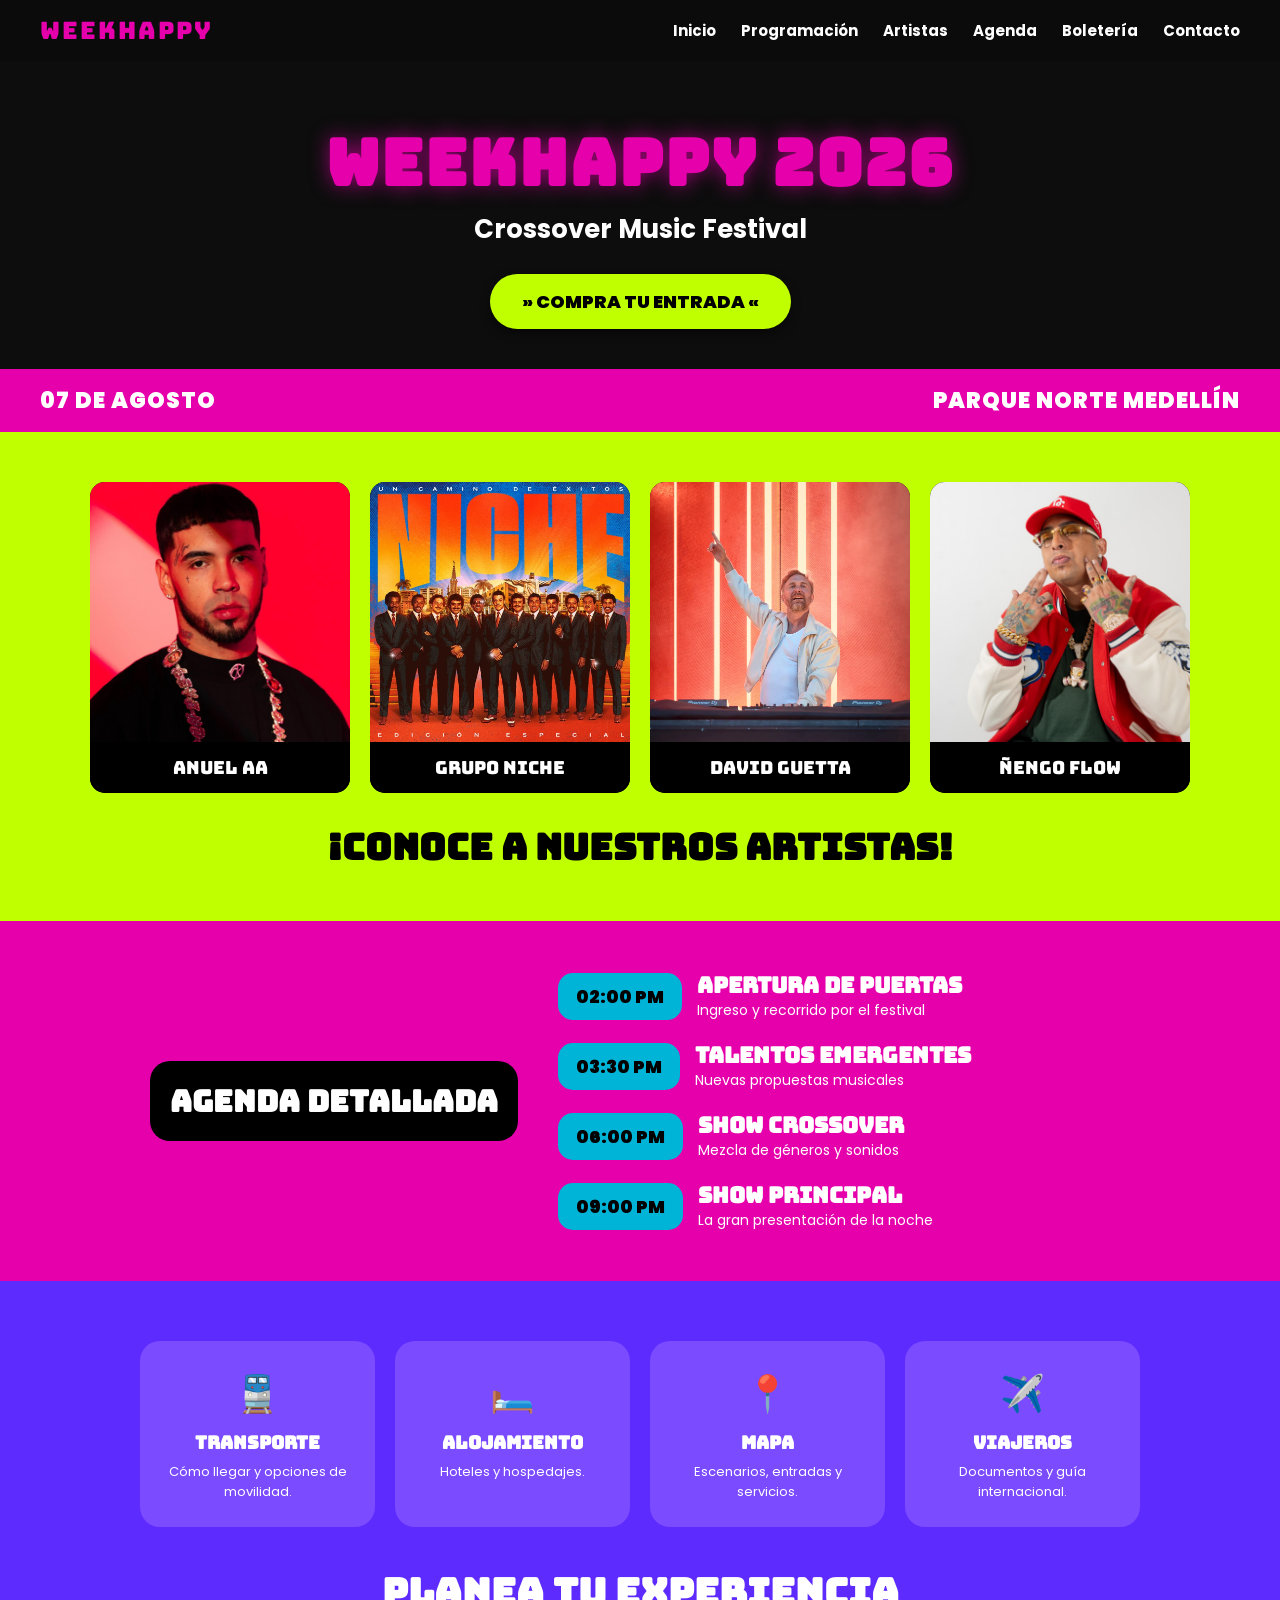
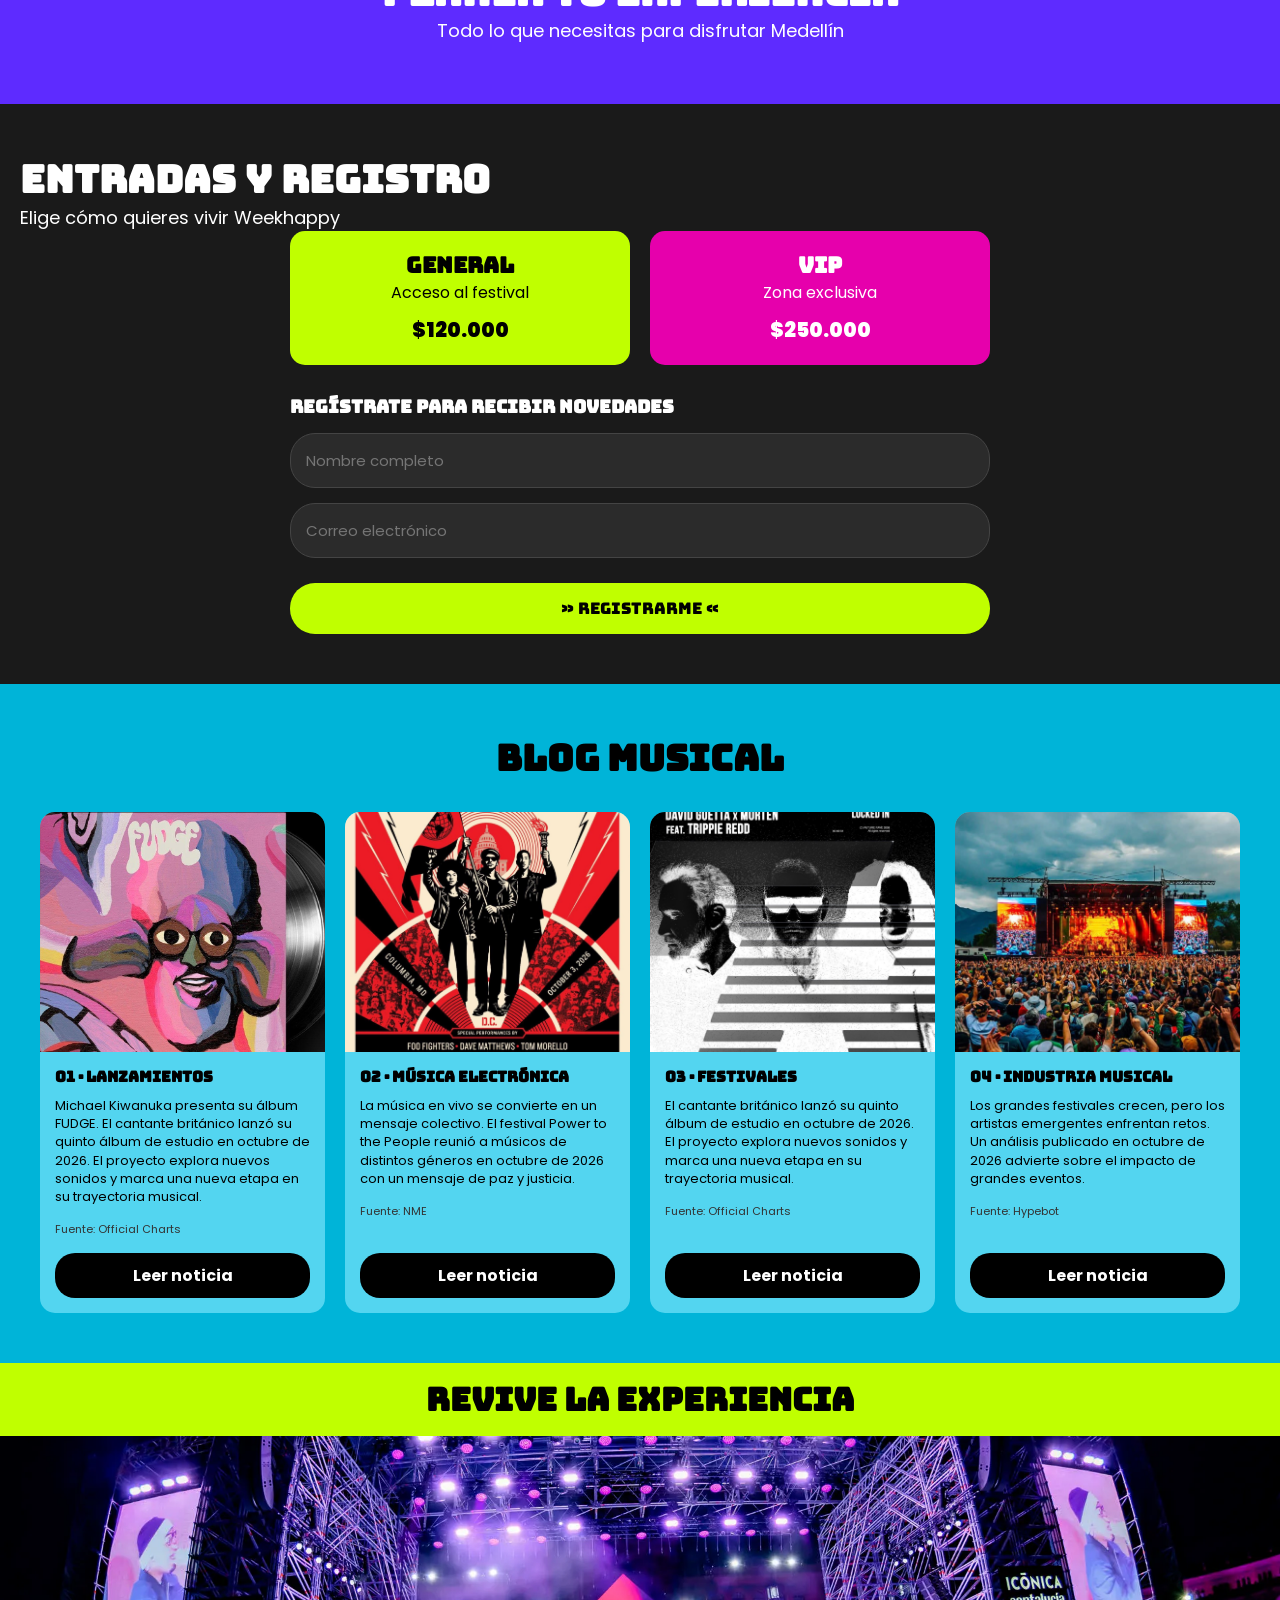
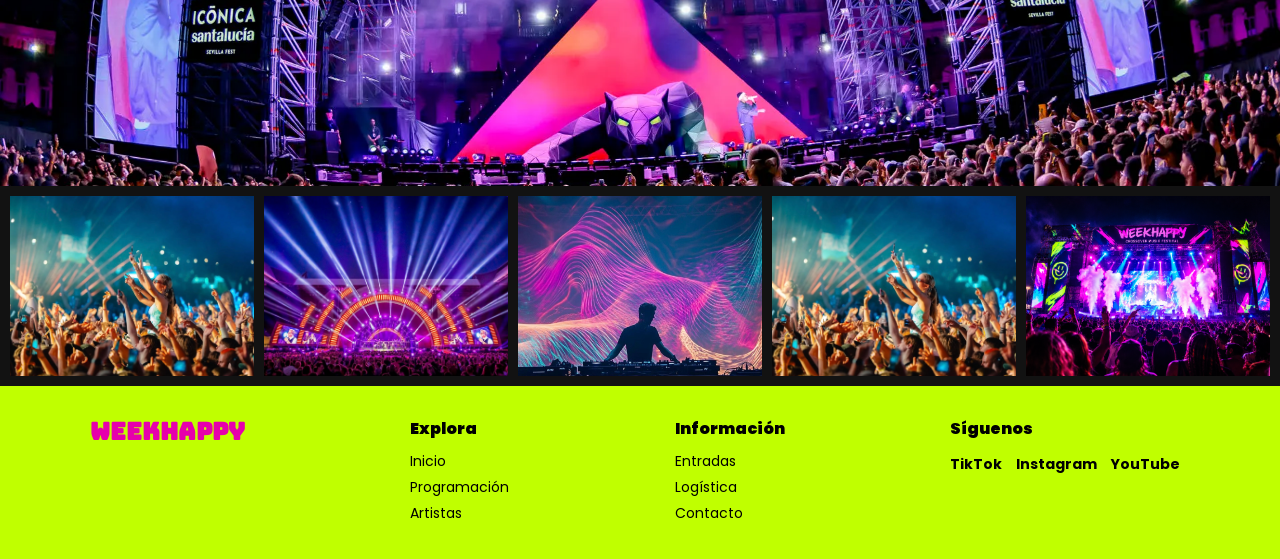
<file: ensayoia.html>
<!DOCTYPE html>
<html lang="es">

<head>
    <meta charset="UTF-8">
    <meta name="viewport" content="width=device-width, initial-scale=1.0">
    <title>WEEKHAPPY 2026</title>
    <!-- Fuente tipo Festival / Comic -->
    <link rel="preconnect" href="https://fonts.googleapis.com">
    <link rel="preconnect" href="https://fonts.gstatic.com" crossorigin>
    <link href="https://fonts.googleapis.com/css2?family=Bungee&family=Poppins:wght@400;600;700;900&display=swap" rel="stylesheet">
    <link rel="stylesheet" href="estilo/disenoia.css">
</head>

<body>

    <!-- MENÚ SUPERIOR -->
    <header class="navbar">
        <div class="logo">
            <span>WEEKHAPPY</span>
        </div>
        <nav class="mainmenu">
            <a href="#">Inicio</a>
            <a href="#">Programación</a>
            <a href="#">Artistas</a>
            <a href="#">Agenda</a>
            <a href="#">Boletería</a>
            <a href="#">Contacto</a>
        </nav>
    </header>

    <!-- HERO / INICIO -->
    <section class="inicio">
        <h1 class="hero-title">WEEKHAPPY 2026</h1>
        <h2 class="hero-subtitle">Crossover Music Festival</h2>
        <a href="#entradas" class="btn-compra">» COMPRA TU ENTRADA «</a>
    </section>

    <!-- BARRA FECHA Y LUGAR -->
    <div class="banner-fecha">
        <span class="fecha">07 DE AGOSTO</span>
        <span class="lugar">PARQUE NORTE MEDELLÍN</span>
    </div>

    <main>
        <!-- SECCIÓN ARTISTAS -->
        <section class="artistas">
            <div class="artistas-grid">
                <div class="card-artista">
                    <img src="Imagen/artistas/anuel.jpeg" alt="Anuel AA">
                    <div class="nombre-artista">ANUEL AA</div>
                </div>
                <div class="card-artista">
                    <img src="Imagen/artistas/grupo niche.webp" alt="Grupo Niche">
                    <div class="nombre-artista">GRUPO NICHE</div>
                </div>
                <div class="card-artista">
                    <img src="Imagen/artistas/david.webp" alt="David Guetta">
                    <div class="nombre-artista">DAVID GUETTA</div>
                </div>
                <div class="card-artista">
                    <img src="Imagen/artistas/ñengo flow.jpeg" alt="Ñengo Flow">
                    <div class="nombre-artista">ÑENGO FLOW</div>
                </div>
            </div>
            <h2 class="titulo-seccion negro">¡CONOCE A NUESTROS ARTISTAS!</h2>
        </section>

        <!-- SECCIÓN AGENDA -->
        <section class="detallada">
            <div class="agenda-container">
                <div class="agenda-header">
                    <h2>AGENDA DETALLADA</h2>
                </div>
                <div class="agenda-items">
                    <div class="agenda-item">
                        <span class="badge-hora">02:00 PM</span>
                        <div class="agenda-text">
                            <h3>APERTURA DE PUERTAS</h3>
                            <p>Ingreso y recorrido por el festival</p>
                        </div>
                    </div>
                    <div class="agenda-item">
                        <span class="badge-hora">03:30 PM</span>
                        <div class="agenda-text">
                            <h3>TALENTOS EMERGENTES</h3>
                            <p>Nuevas propuestas musicales</p>
                        </div>
                    </div>
                    <div class="agenda-item">
                        <span class="badge-hora">06:00 PM</span>
                        <div class="agenda-text">
                            <h3>SHOW CROSSOVER</h3>
                            <p>Mezcla de géneros y sonidos</p>
                        </div>
                    </div>
                    <div class="agenda-item">
                        <span class="badge-hora">09:00 PM</span>
                        <div class="agenda-text">
                            <h3>SHOW PRINCIPAL</h3>
                            <p>La gran presentación de la noche</p>
                        </div>
                    </div>
                </div>
            </div>
        </section>

        <!-- SECCIÓN PLANEA TU EXPERIENCIA -->
        <section class="experiencia">
            <div class="exp-grid">
                <div class="exp-card">
                    <div class="exp-icon">🚆</div>
                    <h3>TRANSPORTE</h3>
                    <p>Cómo llegar y opciones de movilidad.</p>
                </div>
                <div class="exp-card">
                    <div class="exp-icon">🛏️</div>
                    <h3>ALOJAMIENTO</h3>
                    <p>Hoteles y hospedajes.</p>
                </div>
                <div class="exp-card">
                    <div class="exp-icon">📍</div>
                    <h3>MAPA</h3>
                    <p>Escenarios, entradas y servicios.</p>
                </div>
                <div class="exp-card">
                    <div class="exp-icon">✈️</div>
                    <h3>VIAJEROS</h3>
                    <p>Documentos y guía internacional.</p>
                </div>
            </div>
            <h2 class="titulo-seccion blanco">PLANEA TU EXPERIENCIA</h2>
            <p class="subtitulo-seccion">Todo lo que necesitas para disfrutar Medellín</p>
        </section>

        <!-- SECCIÓN ENTRADAS Y REGISTRO -->
        <section class="entradas-seccion" id="entradas">
            <h2 class="titulo-seccion blanco left">ENTRADAS Y REGISTRO</h2>
            <p class="subtitulo-seccion left">Elige cómo quieres vivir Weekhappy</p>

            <div class="entradas-layout">
                <div class="entradas-columna">
                    <div class="boletos-grid">
                        <div class="card-boleto general">
                            <h3>GENERAL</h3>
                            <p>Acceso al festival</p>
                            <span class="precio">$120.000</span>
                        </div>
                        <div class="card-boleto vip">
                            <h3>VIP</h3>
                            <p>Zona exclusiva</p>
                            <span class="precio">$250.000</span>
                        </div>
                    </div>

                    <!-- FORMULARIO -->
                    <form class="registro-form">
                        <h3>REGÍSTRATE PARA RECIBIR NOVEDADES</h3>
                        <input type="text" placeholder="Nombre completo" required>
                        <input type="email" placeholder="Correo electrónico" required>
                        <button type="submit" class="btn-registrarme">» REGISTRARME «</button>
                    </form>
                </div>
            </div>
        </section>

        <!-- SECCIÓN BLOG MUSICAL -->
        <section class="blog">
            <h2 class="titulo-seccion negro">BLOG MUSICAL</h2>
            <div class="blog-grid">
                <article class="card-blog">
                    <img src="Imagen/blog musical/blog musical.jpeg" alt="Lanzamientos">
                    <div class="blog-content">
                        <h4>01 · LANZAMIENTOS</h4>
                        <p>Michael Kiwanuka presenta su álbum FUDGE. El cantante británico lanzó su quinto álbum de estudio en octubre de 2026. El proyecto explora nuevos sonidos y marca una nueva etapa en su trayectoria musical.</p>
                        <span class="fuente">Fuente: Official Charts</span>
                    </div>
                    <a href="#" class="btn-noticia">Leer noticia</a>
                </article>

                <article class="card-blog">
                    <img src="Imagen/blog musical/blog musical 2.jpeg" alt="Música Electrónica">
                    <div class="blog-content">
                        <h4>02 · MÚSICA ELECTRÓNICA</h4>
                        <p>La música en vivo se convierte en un mensaje colectivo. El festival Power to the People reunió a músicos de distintos géneros en octubre de 2026 con un mensaje de paz y justicia.</p>
                        <span class="fuente">Fuente: NME</span>
                    </div>
                    <a href="#" class="btn-noticia">Leer noticia</a>
                </article>

                <article class="card-blog">
                    <img src="Imagen/blog musical/blog musical 3.jpeg" alt="Festivales">
                    <div class="blog-content">
                        <h4>03 · FESTIVALES</h4>
                        <p>El cantante británico lanzó su quinto álbum de estudio en octubre de 2026. El proyecto explora nuevos sonidos y marca una nueva etapa en su trayectoria musical.</p>
                        <span class="fuente">Fuente: Official Charts</span>
                    </div>
                    <a href="#" class="btn-noticia">Leer noticia</a>
                </article>

                <article class="card-blog">
                    <img src="Imagen/blog musical/blog musical 4.jpeg" alt="Industria Musical">
                    <div class="blog-content">
                        <h4>04 · INDUSTRIA MUSICAL</h4>
                        <p>Los grandes festivales crecen, pero los artistas emergentes enfrentan retos. Un análisis publicado en octubre de 2026 advierte sobre el impacto de grandes eventos.</p>
                        <span class="fuente">Fuente: Hypebot</span>
                    </div>
                    <a href="#" class="btn-noticia">Leer noticia</a>
                </article>
            </div>
        </section>

        <!-- SECCIÓN REVIVE LA EXPERIENCIA (GALERÍA) -->
        <section class="fotos">
            <h2 class="titulo-banner-verde">REVIVE LA EXPERIENCIA</h2>
            <div class="galeria-banner">
                <img src="Imagen/vive la experiencia/vive 6.webp" alt="Concierto principal">
            </div>
            <div class="galeria-grid">
                <img src="Imagen/vive la experiencia/vive 1.jpeg" alt="Público">
                <img src="Imagen/vive la experiencia/vive 2.jpeg" alt="Manillas de acceso">
                <img src="Imagen/vive la experiencia/vive 3.jpeg" alt="Escenario festival">
                <img src="Imagen/vive la experiencia/vive 4.jpeg" alt="DJ en vivo">
                <img src="Imagen/vive la experiencia/vive 5.png" alt="Luces del festival">
            </div>
        </section>
    </main>

    <!-- FOOTER -->
    <footer class="final">
        <div class="footer-col">
            <h3 class="footer-logo">WEEKHAPPY</h3>
        </div>
        <div class="footer-col">
            <h4>Explora</h4>
            <a href="#">Inicio</a>
            <a href="#">Programación</a>
            <a href="#">Artistas</a>
        </div>
        <div class="footer-col">
            <h4>Información</h4>
            <a href="#">Entradas</a>
            <a href="#">Logística</a>
            <a href="#">Contacto</a>
        </div>
        <div class="footer-col redes">
            <h4>Síguenos</h4>
            <div class="social-icons">
                <a href="#">TikTok</a>
                <a href="#">Instagram</a>
                <a href="#">YouTube</a>
            </div>
        </div>
    </footer>

</body>
</html>
</file>
<file: estilo/disenoia.css>
/* ==========================================
   RESET Y ESTILOS GLOBALES
   ========================================== */
* {
    margin: 0;
    padding: 0;
    box-sizing: border-box;
    font-family: 'Poppins', sans-serif;
}

html, body {
    width: 100%;
    max-width: 100%;
    overflow-x: hidden; /* Evita el scroll horizontal en celulares */
    background-color: #121212;
    color: #ffffff;
}

img {
    max-width: 100%;
    height: auto;
    display: block;
}

/* ==========================================
   ENCABEZADO Y NAVEGACIÓN
   ========================================== */
.navbar {
    background-color: #0b0b0b;
    display: flex;
    justify-content: space-between;
    align-items: center;
    padding: 15px 40px;
    width: 100%;
}

.logo span {
    font-family: 'Bungee', cursive, sans-serif;
    color: #E600AC;
    font-size: 24px;
    letter-spacing: 2px;
}

.mainmenu {
    display: flex;
    gap: 25px;
    align-items: center;
}

.mainmenu a {
    color: #ffffff;
    text-decoration: none;
    font-weight: 700;
    font-size: 15px;
    transition: color 0.3s;
}

.mainmenu a:hover {
    color: #C0FF00;
}

/* ==========================================
   HERO / INICIO
   ========================================== */
.inicio {
    background-color: #0d0d0d;
    text-align: center;
    padding: 60px 20px 40px 20px;
}

.hero-title {
    font-family: 'Bungee', cursive;
    color: #E600AC;
    font-size: clamp(32px, 6vw, 64px);
    text-shadow: 0px 0px 20px rgba(230, 0, 172, 0.6);
    letter-spacing: 2px;
    margin-bottom: 5px;
}

.hero-subtitle {
    color: #ffffff;
    font-size: clamp(16px, 3vw, 26px);
    font-weight: 700;
    margin-bottom: 25px;
}

.btn-compra {
    display: inline-block;
    background-color: #C0FF00;
    color: #000000;
    font-weight: 900;
    padding: 14px 32px;
    border-radius: 30px;
    text-decoration: none;
    font-size: clamp(14px, 2vw, 18px);
    box-shadow: 0px 4px 10px rgba(0,0,0,0.5);
    transition: transform 0.2s, background-color 0.2s;
}

.btn-compra:hover {
    transform: scale(1.05);
    background-color: #a8e000;
}

/* BANNER FECHA Y LUGAR */
.banner-fecha {
    background-color: #E600AC;
    color: #ffffff;
    display: flex;
    justify-content: space-between;
    align-items: center;
    padding: 15px 40px;
    font-weight: 900;
    font-size: clamp(14px, 2.5vw, 22px);
    letter-spacing: 1px;
}

/* ==========================================
   SECCIÓN ARTISTAS (VERDE NEÓN)
   ========================================== */
.artistas {
    background-color: #C0FF00;
    padding: 50px 20px;
    text-align: center;
}

.artistas-grid {
    display: grid;
    grid-template-columns: repeat(auto-fit, minmax(220px, 1fr));
    gap: 20px;
    max-width: 1100px;
    margin: 0 auto 30px auto;
}

.card-artista {
    background-color: #000;
    border-radius: 15px;
    overflow: hidden;
    display: flex;
    flex-direction: column;
}

.card-artista img {
    width: 100%;
    height: 260px;
    object-fit: cover;
}

.nombre-artista {
    background-color: #000000;
    color: #ffffff;
    font-family: 'Bungee', cursive;
    font-size: 18px;
    padding: 14px 5px;
}

.titulo-seccion.negro {
    color: #000000;
    font-family: 'Bungee', cursive;
    font-size: clamp(22px, 4vw, 36px);
}

/* ==========================================
   SECCIÓN AGENDA (FUCSIA)
   ========================================== */
.detallada {
    background-color: #E600AC;
    padding: 50px 20px;
}

.agenda-container {
    max-width: 1000px;
    margin: 0 auto;
    display: flex;
    flex-wrap: wrap;
    align-items: center;
    gap: 30px;
}

.agenda-header {
    flex: 1;
    min-width: 250px;
    text-align: center;
}

.agenda-header h2 {
    font-family: 'Bungee', cursive;
    background-color: #000000;
    color: #ffffff;
    padding: 20px;
    border-radius: 20px;
    font-size: clamp(20px, 3.5vw, 30px);
    display: inline-block;
}

.agenda-items {
    flex: 1.5;
    min-width: 280px;
    display: flex;
    flex-direction: column;
    gap: 20px;
}

.agenda-item {
    display: flex;
    align-items: center;
    gap: 15px;
}

.badge-hora {
    background-color: #00B4D8;
    color: #000000;
    font-weight: 900;
    padding: 10px 18px;
    border-radius: 15px;
    font-size: clamp(14px, 2vw, 18px);
    white-space: nowrap;
}

.agenda-text h3 {
    font-family: 'Bungee', cursive;
    color: #ffffff;
    font-size: clamp(16px, 2.2vw, 22px);
}

.agenda-text p {
    color: #ffffff;
    font-size: 14px;
}

/* ==========================================
   SECCIÓN PLANEA TU EXPERIENCIA (VIOLETA)
   ========================================== */
.experiencia {
    background-color: #5E2BFF;
    padding: 60px 20px;
    text-align: center;
}

.exp-grid {
    display: grid;
    grid-template-columns: repeat(auto-fit, minmax(200px, 1fr));
    gap: 20px;
    max-width: 1000px;
    margin: 0 auto 40px auto;
}

.exp-card {
    background-color: #7B4BFF;
    border-radius: 20px;
    padding: 25px 15px;
    color: #ffffff;
}

.exp-icon {
    font-size: 36px;
    margin-bottom: 10px;
}

.exp-card h3 {
    font-family: 'Bungee', cursive;
    font-size: 18px;
    margin-bottom: 8px;
}

.exp-card p {
    font-size: 13px;
}

.titulo-seccion.blanco {
    font-family: 'Bungee', cursive;
    color: #ffffff;
    font-size: clamp(22px, 4vw, 38px);
}

.subtitulo-seccion {
    color: #ffffff;
    font-size: clamp(14px, 2vw, 18px);
}

/* ==========================================
   SECCIÓN ENTRADAS Y REGISTRO
   ========================================== */
.entradas-seccion {
    background-color: #1a1a1a;
    padding: 50px 20px;
}

.entradas-layout {
    max-width: 700px;
    margin: 0 auto;
}

.boletos-grid {
    display: flex;
    gap: 20px;
    margin-bottom: 30px;
}

.card-boleto {
    flex: 1;
    padding: 20px;
    border-radius: 15px;
    text-align: center;
    color: #000;
}

.card-boleto.general {
    background-color: #C0FF00;
}

.card-boleto.vip {
    background-color: #E600AC;
    color: #fff;
}

.card-boleto h3 {
    font-family: 'Bungee', cursive;
    font-size: 22px;
}

.card-boleto .precio {
    display: block;
    font-weight: 900;
    font-size: 20px;
    margin-top: 10px;
}

.registro-form {
    display: flex;
    flex-direction: column;
    gap: 15px;
}

.registro-form h3 {
    font-family: 'Bungee', cursive;
    font-size: clamp(14px, 2.5vw, 18px);
}

.registro-form input {
    background-color: #2b2b2b;
    border: 1px solid #444;
    padding: 15px;
    border-radius: 25px;
    color: #fff;
    font-size: 15px;
    width: 100%;
}

.btn-registrarme {
    background-color: #C0FF00;
    border: none;
    padding: 15px;
    border-radius: 25px;
    font-family: 'Bungee', cursive;
    font-size: 16px;
    cursor: pointer;
    margin-top: 10px;
    transition: background-color 0.2s;
}

.btn-registrarme:hover {
    background-color: #a8e000;
}

/* ==========================================
   SECCIÓN BLOG MUSICAL (AZUL)
   ========================================== */
.blog {
    background-color: #00B4D8;
    padding: 50px 20px;
    text-align: center;
}

.blog-grid {
    display: grid;
    grid-template-columns: repeat(auto-fit, minmax(230px, 1fr));
    gap: 20px;
    max-width: 1200px;
    margin: 30px auto 0 auto;
}

.card-blog {
    background-color: #53d5f0;
    border-radius: 15px;
    overflow: hidden;
    display: flex;
    flex-direction: column;
    text-align: left;
    padding-bottom: 15px;
}

.card-blog img {
    width: 100%;
    height: 240px;
    object-fit: cover;
}

.blog-content {
    padding: 15px;
    flex-grow: 1;
}

.blog-content h4 {
    font-family: 'Bungee', cursive;
    font-size: 15px;
    margin-bottom: 10px;
    color: #000;
}

.blog-content p {
    font-size: 13px;
    color: #000;
    line-height: 1.4;
    margin-bottom: 15px;
}

.blog-content .fuente {
    font-size: 11px;
    color: #333;
    display: block;
}

.btn-noticia {
    background-color: #000;
    color: #fff;
    text-align: center;
    padding: 10px;
    border-radius: 20px;
    text-decoration: none;
    font-weight: bold;
    margin: 0 15px;
    display: block;
}

/* ==========================================
   REVIVE LA EXPERIENCIA (GALERÍA)
   ========================================== */
.fotos {
    background-color: #121212;
}

.titulo-banner-verde {
    background-color: #C0FF00;
    color: #000;
    font-family: 'Bungee', cursive;
    text-align: center;
    padding: 15px;
    font-size: clamp(18px, 3.5vw, 32px);
}

.galeria-banner img {
    width: 100%;
    max-height: 350px;
    object-fit: cover;
}

.galeria-grid {
    display: grid;
    grid-template-columns: repeat(auto-fit, minmax(180px, 1fr));
    gap: 10px;
    padding: 10px;
}

.galeria-grid img {
    width: 100%;
    height: 180px;
    object-fit: cover;
}

/* ==========================================
   FOOTER
   ========================================== */
.final {
    background-color: #C0FF00;
    color: #000;
    display: flex;
    justify-content: space-around;
    padding: 30px 20px;
    flex-wrap: wrap;
    gap: 25px;
}

.footer-logo {
    font-family: 'Bungee', cursive;
    font-size: 24px;
    color: #E600AC;
}

.footer-col h4 {
    font-weight: 900;
    margin-bottom: 10px;
}

.footer-col a {
    display: block;
    color: #000;
    text-decoration: none;
    font-size: 14px;
    margin-bottom: 5px;
}

.social-icons a {
    display: inline-block;
    margin-right: 10px;
    font-weight: bold;
}

/* ==========================================
   ADAPTACIÓN DISPOSITIVOS MÓVILES (MEDIA QUERIES)
   ========================================== */
@media (max-width: 768px) {
    /* Menú superior en celular */
    .navbar {
        flex-direction: column;
        gap: 15px;
        padding: 15px 20px;
        text-align: center;
    }

    .mainmenu {
        display: grid;
        grid-template-columns: repeat(3, 1fr);
        gap: 10px;
        width: 100%;
        text-align: center;
    }

    .mainmenu a {
        font-size: 13px;
    }

    /* Banner de fecha en celular */
    .banner-fecha {
        flex-direction: column;
        text-align: center;
        gap: 5px;
        padding: 12px 15px;
    }

    /* Ajuste de agenda en celular */
    .agenda-container {
        flex-direction: column;
    }

    .agenda-item {
        flex-direction: column;
        align-items: center;
        text-align: center;
        gap: 8px;
    }

    /* Tarjetas de boletos verticales en celular */
    .boletos-grid {
        flex-direction: column;
        gap: 15px;
    }

    /* Reordenamiento del pie de página */
    .final {
        flex-direction: column;
        text-align: center;
        align-items: center;
    }
}
</file>
